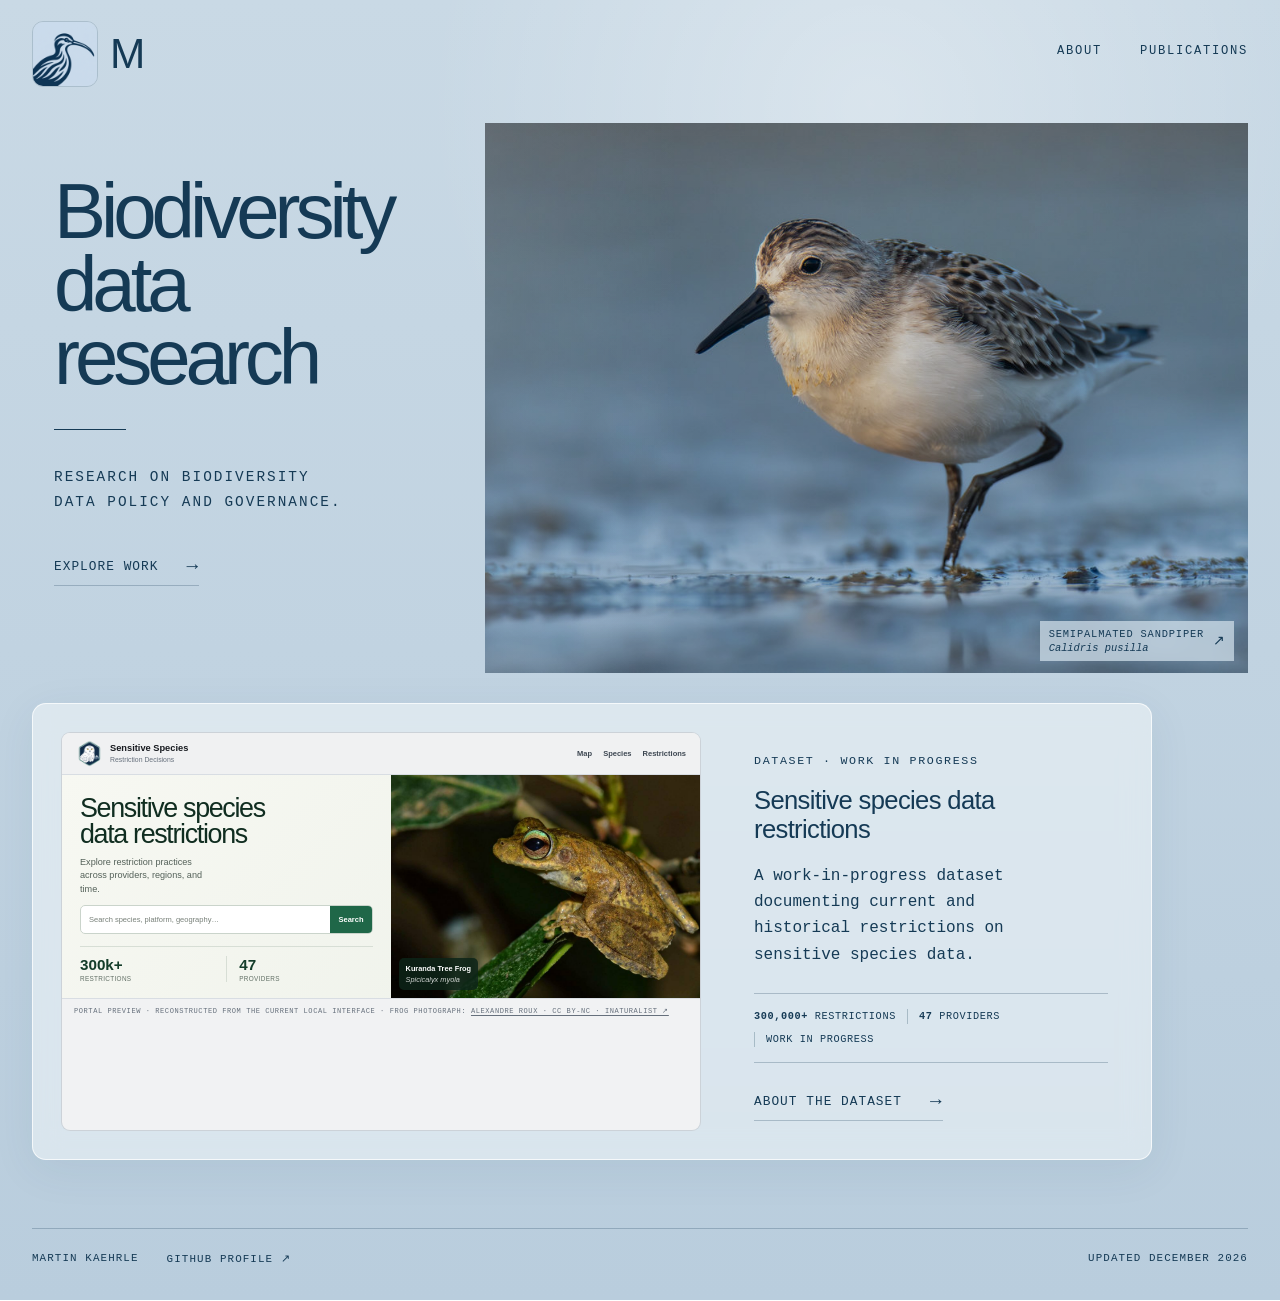
<file: index.html>
<!doctype html>
<html lang="en">
<head>
<meta charset="utf-8"><meta name="viewport" content="width=device-width,initial-scale=1">
<meta name="description" content="Biodiversity data research.">
<title>Martin Kaehrle — Biodiversity Data Research</title>
<link rel="icon" type="image/png" href="assets/favicon.png">
<link rel="apple-touch-icon" href="assets/apple-touch-icon.png">
<link rel="stylesheet" href="assets/styles.css">
</head>
<body>
<header class="site-header">
  <a class="monogram" href="index.html" aria-label="Home"><img src="assets/header-whimbrel.png" alt=""><span aria-hidden="true">M</span></a>
  <nav>
    <a href="about.html">About</a>
    <a href="publications.html">Publications</a>
  </nav>
</header>

<main>
<section class="hero">
  <div class="hero-copy">
    <h1>Biodiversity<br>data research</h1>
    <i class="rule"></i>
    <p class="descriptor">Research on biodiversity<br>data policy and governance.</p>
    <a class="action" href="#work">Explore work <span>→</span></a>
  </div>
  <figure class="hero-image">
    <img src="assets/shorebird.jpg" alt="Shorebird standing in shallow water">
    <figcaption><a href="https://www.flickr.com/photos/mkaehrle/53149943307/" target="_blank" rel="noreferrer"><strong>Semipalmated Sandpiper</strong><em>Calidris pusilla</em><span aria-hidden="true">↗</span></a></figcaption>
  </figure>
</section>

<section class="work" id="work">
  <article class="map-feature">
    <div class="portal-preview" role="group" aria-label="Reconstruction of the local Sensitive Species Restrictions Registry portal interface">
      <div class="portal-preview-header" aria-hidden="true">
        <div class="portal-preview-brand"><img src="assets/portal-logo.png" alt=""><span><strong>Sensitive Species</strong><small>Restriction Decisions</small></span></div>
        <div class="portal-preview-nav"><span>Map</span><span>Species</span><span>Restrictions</span></div>
      </div>
      <div class="portal-preview-main" aria-hidden="true">
        <div class="portal-preview-copy"><h3>Sensitive species<br>data restrictions</h3><p>Explore restriction practices across providers, regions, and time.</p><div class="portal-preview-search"><span>Search species, platform, geography…</span><b>Search</b></div><div class="portal-preview-stats"><span><strong data-dataset-field="restrictions_short">300k+</strong><small>Restrictions</small></span><span><strong data-dataset-field="providers">47</strong><small>Providers</small></span></div></div>
        <div class="portal-preview-photo"><img src="assets/portal-kuranda-tree-frog.jpg" alt=""><span><strong>Kuranda Tree Frog</strong><em>Spicicalyx myola</em></span></div>
      </div>
      <div class="portal-preview-caption">Portal preview · Reconstructed from the current local interface · Frog photograph: <a href="https://www.inaturalist.org/photos/427125671" target="_blank" rel="noreferrer">Alexandre Roux · CC BY-NC · iNaturalist ↗</a></div>
    </div>
    <div class="feature-copy">
      <p class="label">Dataset · Work in progress</p>
      <h2>Sensitive species data restrictions</h2>
      <p>A work-in-progress dataset documenting current and historical restrictions on sensitive species data.</p>
      <div class="feature-status" aria-label="Dataset status">
        <span><strong data-dataset-field="restrictions_display">300,000+</strong> restrictions</span>
        <span><strong data-dataset-field="providers">47</strong> providers</span>
        <span>Work in progress</span>
      </div>
      <a class="action" href="sensitive-species.html">About the dataset <span>→</span></a>
    </div>
  </article>

</section>
</main>

<footer><span class="footer-identity"><span>Martin Kaehrle</span><a href="https://github.com/mkaehrle" target="_blank" rel="noreferrer">GitHub profile ↗</a></span><span class="footer-links"><time data-site-updated datetime="2026-08-26">Updated August 2026</time></span></footer>
<script src="assets/site.js"></script>
</body></html>
</file>
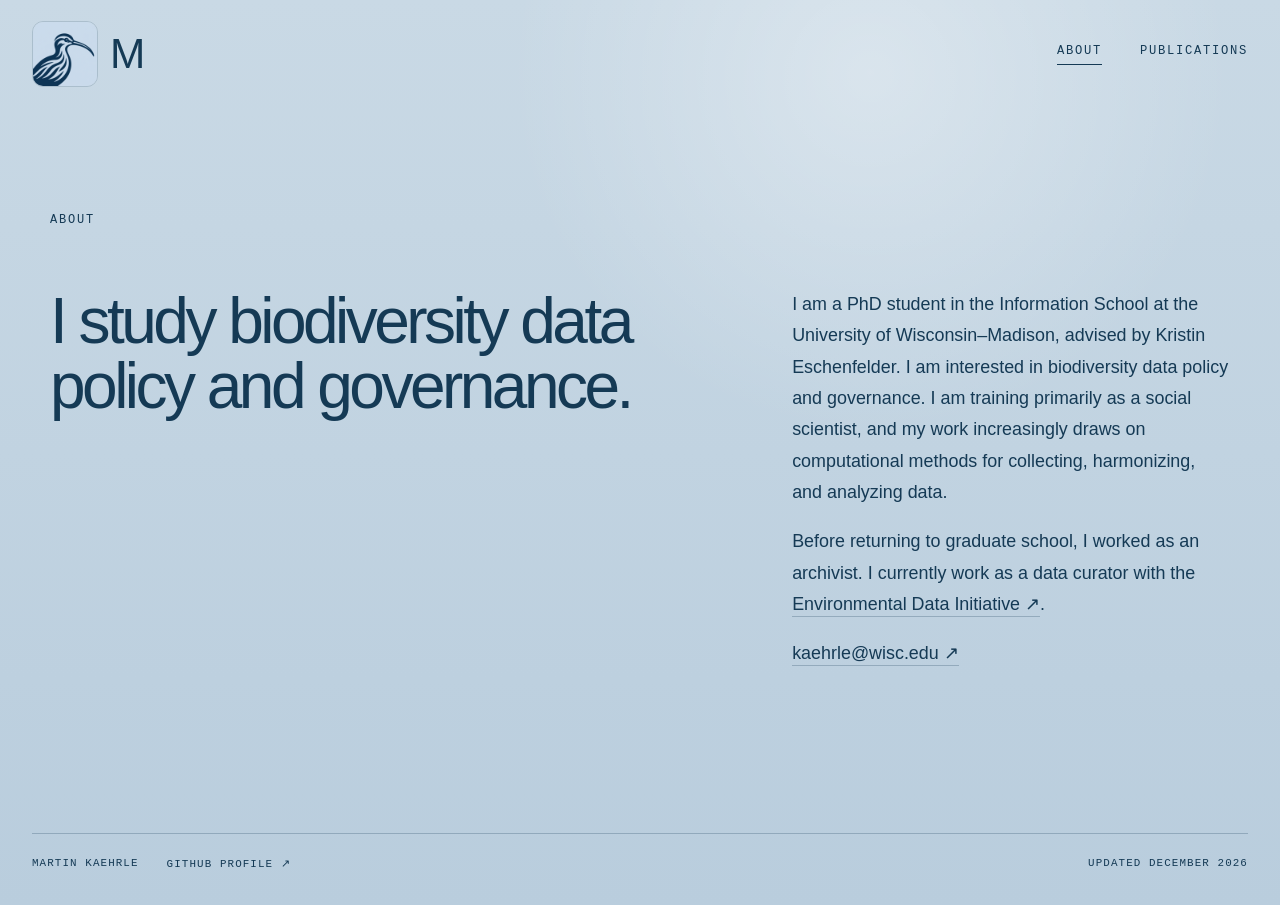
<file: about.html>
<!doctype html><html lang="en"><head><meta charset="utf-8"><meta name="viewport" content="width=device-width,initial-scale=1"><meta name="description" content="About Martin Kaehrle, biodiversity data policy researcher at the University of Wisconsin–Madison."><title>About — Martin Kaehrle</title><link rel="icon" type="image/png" href="assets/favicon.png"><link rel="apple-touch-icon" href="assets/apple-touch-icon.png"><link rel="stylesheet" href="assets/styles.css"></head><body>
<header class="site-header"><a class="monogram" href="index.html" aria-label="Home"><img src="assets/header-whimbrel.png" alt=""><span aria-hidden="true">M</span></a><nav><a class="active" href="about.html">About</a><a href="publications.html">Publications</a></nav></header>
<main class="page"><p class="page-label">About</p><div class="about"><h1>I study biodiversity data policy and governance.</h1><div class="prose"><p>I am a PhD student in the Information School at the University of Wisconsin–Madison, advised by Kristin Eschenfelder. I am interested in biodiversity data policy and governance. I am training primarily as a social scientist, and my work increasingly draws on computational methods for collecting, harmonizing, and analyzing data.</p><p>Before returning to graduate school, I worked as an archivist. I currently work as a data curator with the <a href="https://edirepository.org/" target="_blank" rel="noreferrer">Environmental Data Initiative ↗</a>.</p><p><a class="text-link" href="mailto:kaehrle@wisc.edu">kaehrle@wisc.edu ↗</a></p></div></div></main>
<footer><span class="footer-identity"><span>Martin Kaehrle</span><a href="https://github.com/mkaehrle" target="_blank" rel="noreferrer">GitHub profile ↗</a></span><span class="footer-links"><time data-site-updated datetime="2026-08-26">Updated August 2026</time></span></footer><script src="assets/site.js"></script></body></html>
</file>
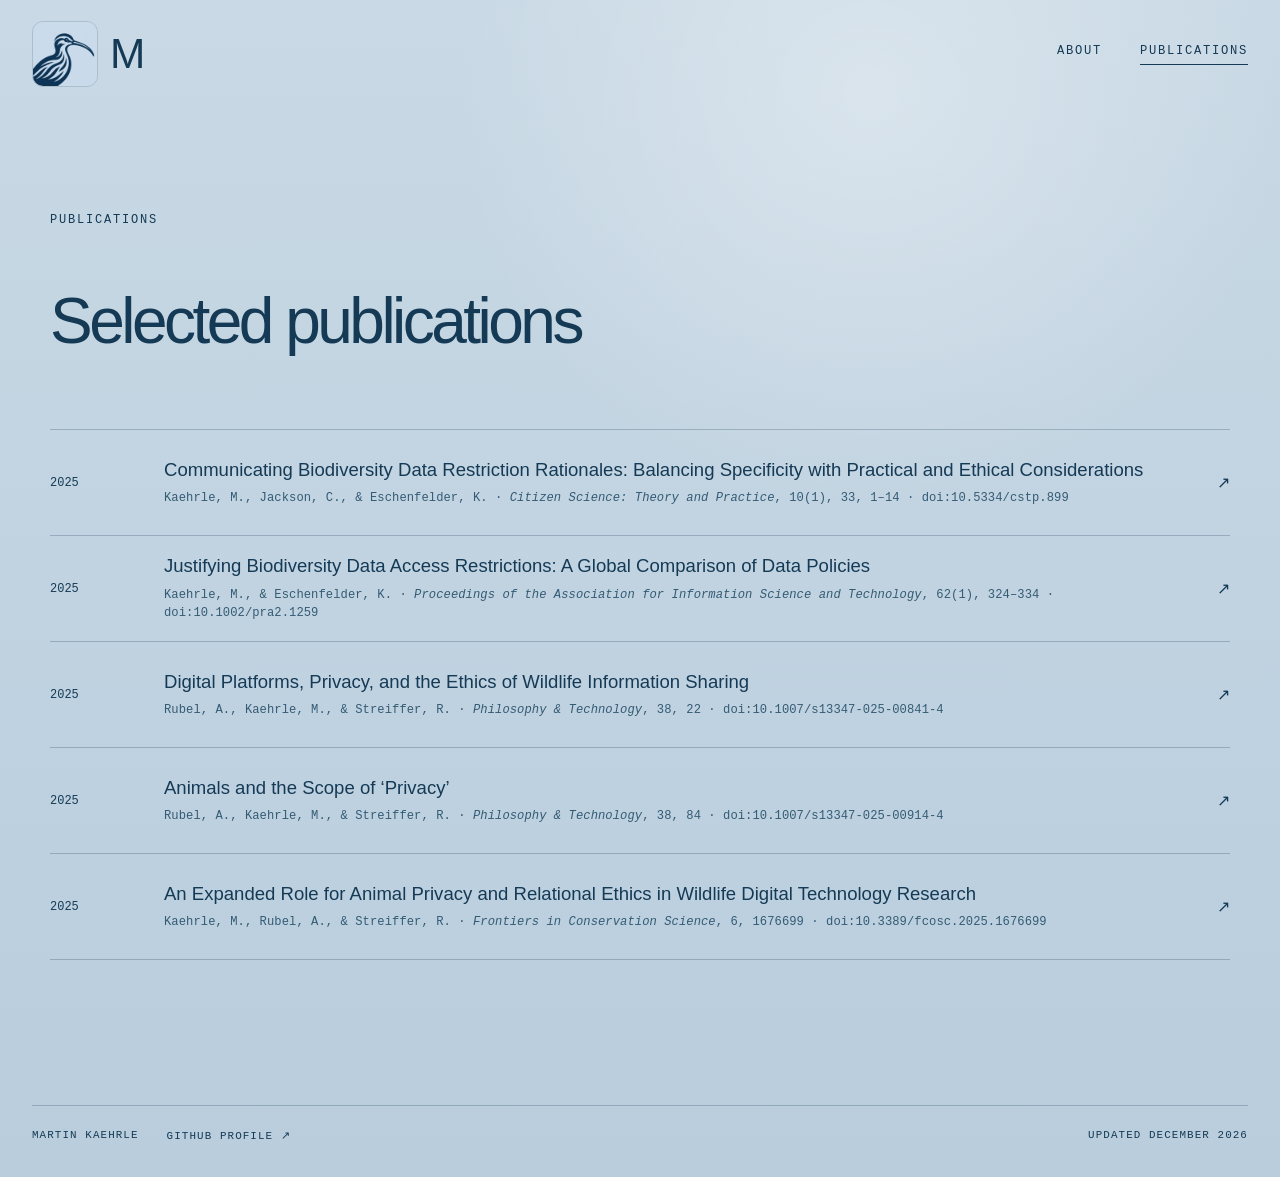
<file: publications.html>
<!doctype html><html lang="en"><head><meta charset="utf-8"><meta name="viewport" content="width=device-width,initial-scale=1"><title>Publications — Martin Kaehrle</title><link rel="icon" type="image/png" href="assets/favicon.png"><link rel="apple-touch-icon" href="assets/apple-touch-icon.png"><link rel="stylesheet" href="assets/styles.css"></head><body>
<header class="site-header"><a class="monogram" href="index.html" aria-label="Home"><img src="assets/header-whimbrel.png" alt=""><span aria-hidden="true">M</span></a><nav><a href="about.html">About</a><a class="active" href="publications.html">Publications</a></nav></header>
<main class="page"><p class="page-label">Publications</p><section class="pub-page"><h1>Selected publications</h1><div class="pubs citation-list">
      <a href="https://doi.org/10.5334/cstp.899" target="_blank" rel="noreferrer"><time>2025</time><span class="citation"><strong>Communicating Biodiversity Data Restriction Rationales: Balancing Specificity with Practical and Ethical Considerations</strong><small>Kaehrle, M., Jackson, C., &amp; Eschenfelder, K. · <em>Citizen Science: Theory and Practice</em>, 10(1), 33, 1–14 · doi:10.5334/cstp.899</small><span class="Z3988" title="ctx_ver=Z39.88-2004&amp;rft_val_fmt=info%3Aofi%2Ffmt%3Akev%3Amtx%3Ajournal&amp;rft.atitle=Communicating%20Biodiversity%20Data%20Restriction%20Rationales%3A%20Balancing%20Specificity%20with%20Practical%20and%20Ethical%20Considerations&amp;rft.jtitle=Citizen%20Science%3A%20Theory%20and%20Practice&amp;rft.date=2025&amp;rft_id=info%3Adoi%2F10.5334%2Fcstp.899"></span></span><b>↗</b></a>
      <a href="https://doi.org/10.1002/pra2.1259" target="_blank" rel="noreferrer"><time>2025</time><span class="citation"><strong>Justifying Biodiversity Data Access Restrictions: A Global Comparison of Data Policies</strong><small>Kaehrle, M., &amp; Eschenfelder, K. · <em>Proceedings of the Association for Information Science and Technology</em>, 62(1), 324–334 · doi:10.1002/pra2.1259</small><span class="Z3988" title="ctx_ver=Z39.88-2004&amp;rft_val_fmt=info%3Aofi%2Ffmt%3Akev%3Amtx%3Ajournal&amp;rft.atitle=Justifying%20Biodiversity%20Data%20Access%20Restrictions%3A%20A%20Global%20Comparison%20of%20Data%20Policies&amp;rft.jtitle=Proceedings%20of%20the%20Association%20for%20Information%20Science%20and%20Technology&amp;rft.date=2025&amp;rft_id=info%3Adoi%2F10.1002%2Fpra2.1259"></span></span><b>↗</b></a>
      <a href="https://doi.org/10.1007/s13347-025-00841-4" target="_blank" rel="noreferrer"><time>2025</time><span class="citation"><strong>Digital Platforms, Privacy, and the Ethics of Wildlife Information Sharing</strong><small>Rubel, A., Kaehrle, M., &amp; Streiffer, R. · <em>Philosophy &amp; Technology</em>, 38, 22 · doi:10.1007/s13347-025-00841-4</small><span class="Z3988" title="ctx_ver=Z39.88-2004&amp;rft_val_fmt=info%3Aofi%2Ffmt%3Akev%3Amtx%3Ajournal&amp;rft.atitle=Digital%20Platforms%2C%20Privacy%2C%20and%20the%20Ethics%20of%20Wildlife%20Information%20Sharing&amp;rft.jtitle=Philosophy%20%26%20Technology&amp;rft.date=2025&amp;rft_id=info%3Adoi%2F10.1007%2Fs13347-025-00841-4"></span></span><b>↗</b></a>
      <a href="https://doi.org/10.1007/s13347-025-00914-4" target="_blank" rel="noreferrer"><time>2025</time><span class="citation"><strong>Animals and the Scope of ‘Privacy’</strong><small>Rubel, A., Kaehrle, M., &amp; Streiffer, R. · <em>Philosophy &amp; Technology</em>, 38, 84 · doi:10.1007/s13347-025-00914-4</small><span class="Z3988" title="ctx_ver=Z39.88-2004&amp;rft_val_fmt=info%3Aofi%2Ffmt%3Akev%3Amtx%3Ajournal&amp;rft.atitle=Animals%20and%20the%20Scope%20of%20Privacy&amp;rft.jtitle=Philosophy%20%26%20Technology&amp;rft.date=2025&amp;rft_id=info%3Adoi%2F10.1007%2Fs13347-025-00914-4"></span></span><b>↗</b></a>
      <a href="https://doi.org/10.3389/fcosc.2025.1676699" target="_blank" rel="noreferrer"><time>2025</time><span class="citation"><strong>An Expanded Role for Animal Privacy and Relational Ethics in Wildlife Digital Technology Research</strong><small>Kaehrle, M., Rubel, A., &amp; Streiffer, R. · <em>Frontiers in Conservation Science</em>, 6, 1676699 · doi:10.3389/fcosc.2025.1676699</small><span class="Z3988" title="ctx_ver=Z39.88-2004&amp;rft_val_fmt=info%3Aofi%2Ffmt%3Akev%3Amtx%3Ajournal&amp;rft.atitle=An%20Expanded%20Role%20for%20Animal%20Privacy%20and%20Relational%20Ethics%20in%20Wildlife%20Digital%20Technology%20Research&amp;rft.jtitle=Frontiers%20in%20Conservation%20Science&amp;rft.date=2025&amp;rft_id=info%3Adoi%2F10.3389%2Ffcosc.2025.1676699"></span></span><b>↗</b></a>
    </div></section></main>
<footer><span class="footer-identity"><span>Martin Kaehrle</span><a href="https://github.com/mkaehrle" target="_blank" rel="noreferrer">GitHub profile ↗</a></span><span class="footer-links"><time data-site-updated datetime="2026-08-26">Updated August 2026</time></span></footer><script src="assets/site.js"></script></body></html>
</file>
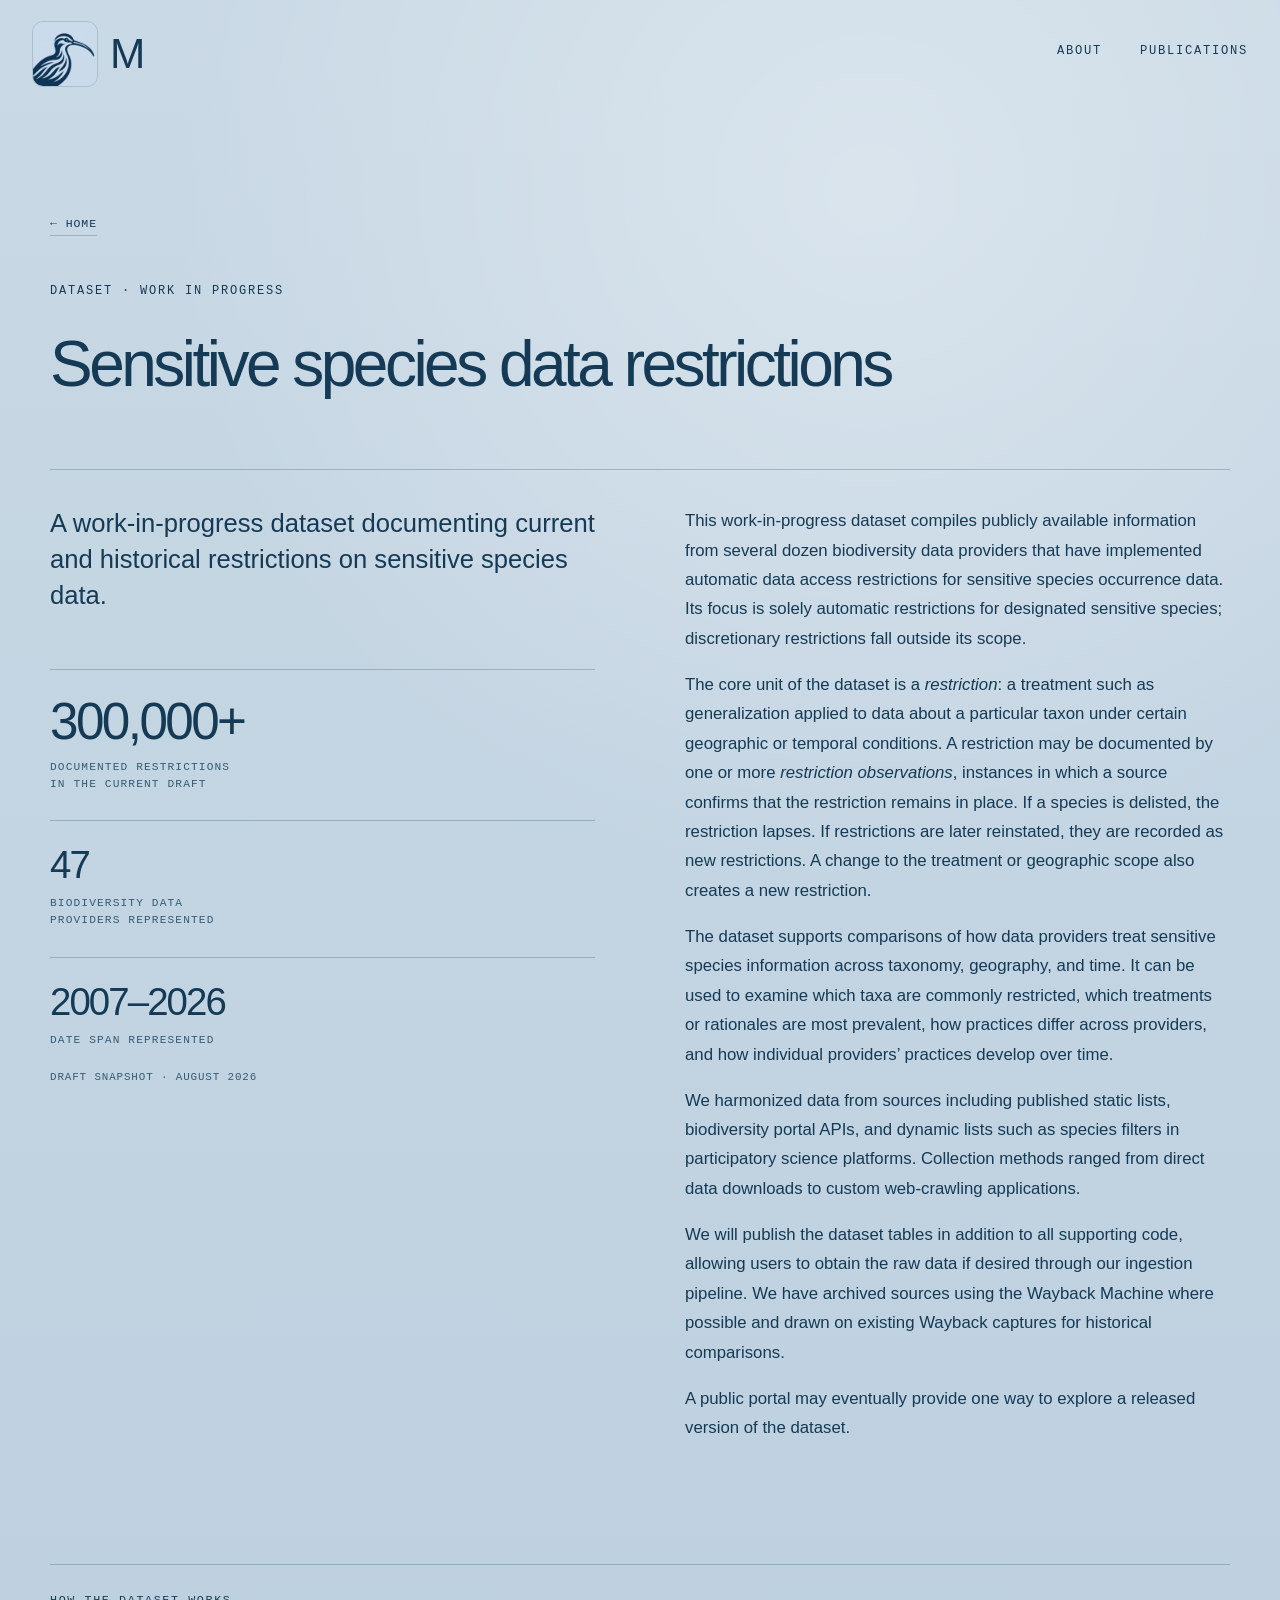
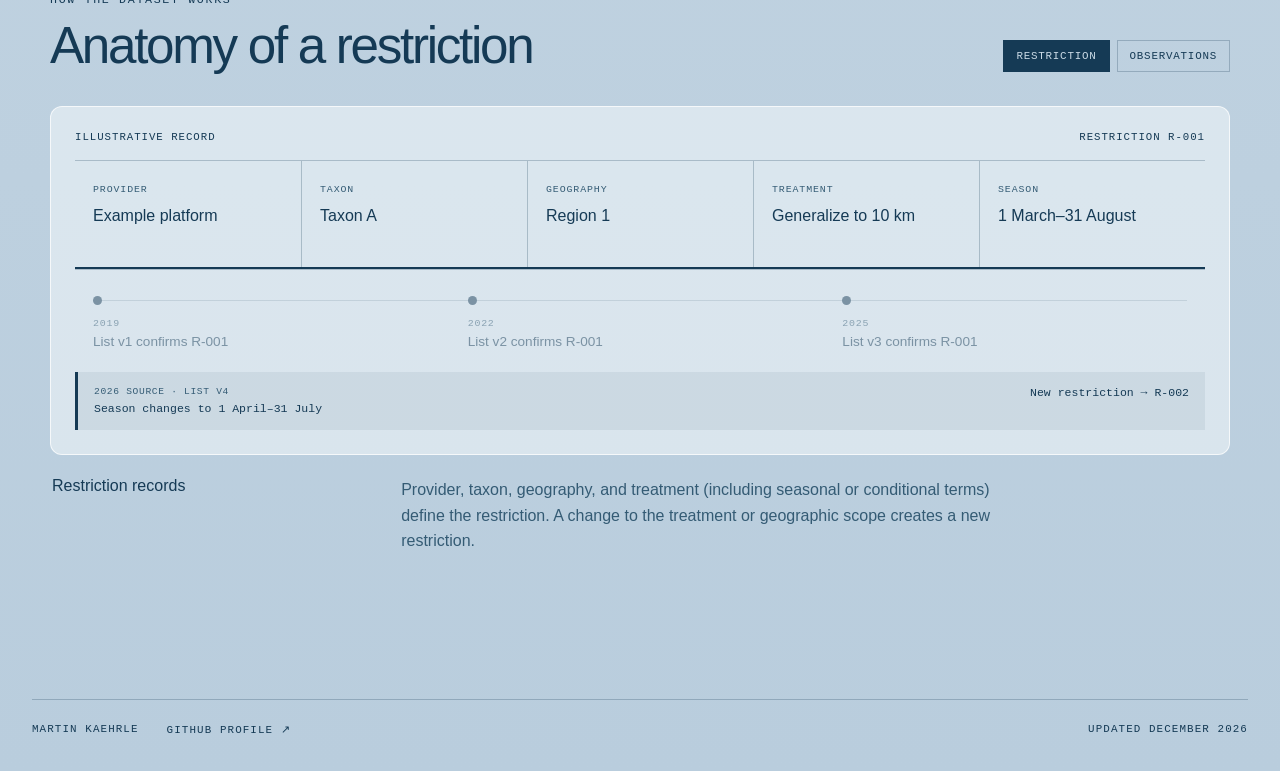
<file: sensitive-species.html>
<!doctype html>
<html lang="en">
<head>
  <meta charset="utf-8">
  <meta name="viewport" content="width=device-width,initial-scale=1">
  <meta name="description" content="A work-in-progress dataset documenting current and historical restrictions on sensitive species data.">
  <title>Sensitive species data restrictions — Martin Kaehrle</title>
  <link rel="icon" type="image/png" href="assets/favicon.png">
  <link rel="apple-touch-icon" href="assets/apple-touch-icon.png">
  <link rel="stylesheet" href="assets/styles.css">
</head>
<body>
<header class="site-header"><a class="monogram" href="index.html" aria-label="Home"><img src="assets/header-whimbrel.png" alt=""><span aria-hidden="true">M</span></a><nav><a href="about.html">About</a><a href="publications.html">Publications</a></nav></header>
<main class="page article-page">
  <a class="back" href="index.html">← Home</a>
  <p class="page-label">Dataset · Work in progress</p>
  <h1>Sensitive species data restrictions</h1>
  <div class="article-grid">
    <div>
      <p class="lede">A work-in-progress dataset documenting current and historical restrictions on sensitive species data.</p>
      <p class="dataset-stat"><strong data-dataset-field="restrictions_display">300,000+</strong><span>documented restrictions in the current draft</span></p>
      <p class="dataset-stat"><strong data-dataset-field="providers">47</strong><span>biodiversity data providers represented</span></p>
      <p class="dataset-stat"><strong data-dataset-field="date_span">2007–2026</strong><span>date span represented</span></p>
      <p class="snapshot-meta">Draft snapshot · <span data-dataset-field="updated_display">August 2026</span></p>
    </div>
    <div class="prose">
      <p>This work-in-progress dataset compiles publicly available information from several dozen biodiversity data providers that have implemented automatic data access restrictions for sensitive species occurrence data. Its focus is solely automatic restrictions for designated sensitive species; discretionary restrictions fall outside its scope.</p>
      <p>The core unit of the dataset is a <em>restriction</em>: a treatment such as generalization applied to data about a particular taxon under certain geographic or temporal conditions. A restriction may be documented by one or more <em>restriction observations</em>, instances in which a source confirms that the restriction remains in place. If a species is delisted, the restriction lapses. If restrictions are later reinstated, they are recorded as new restrictions. A change to the treatment or geographic scope also creates a new restriction.</p>
      <p>The dataset supports comparisons of how data providers treat sensitive species information across taxonomy, geography, and time. It can be used to examine which taxa are commonly restricted, which treatments or rationales are most prevalent, how practices differ across providers, and how individual providers’ practices develop over time.</p>
      <p>We harmonized data from sources including published static lists, biodiversity portal APIs, and dynamic lists such as species filters in participatory science platforms. Collection methods ranged from direct data downloads to custom web-crawling applications.</p>
      <p>We will publish the dataset tables in addition to all supporting code, allowing users to obtain the raw data if desired through our ingestion pipeline. We have archived sources using the Wayback Machine where possible and drawn on existing Wayback captures for historical comparisons.</p>
      <p>A public portal may eventually provide one way to explore a released version of the dataset.</p>
    </div>
  </div>

  <section class="anatomy" data-anatomy data-mode="restriction">
    <div class="anatomy-heading">
      <div><p class="label">How the dataset works</p><h2>Anatomy of a restriction</h2></div>
      <div class="anatomy-controls" aria-label="Choose an explanatory view">
        <button type="button" data-anatomy-mode="restriction" aria-pressed="true">Restriction</button>
        <button type="button" data-anatomy-mode="observations" aria-pressed="false">Observations</button>
      </div>
    </div>
    <div class="anatomy-record">
      <div class="anatomy-record-top"><span>Illustrative record</span><strong>Restriction R-001</strong></div>
      <div class="identity-fields">
        <div><small>Provider</small><strong>Example platform</strong></div>
        <div><small>Taxon</small><strong>Taxon A</strong></div>
        <div><small>Geography</small><strong>Region 1</strong></div>
        <div><small>Treatment</small><strong>Generalize to 10 km</strong></div>
        <div><small>Season</small><strong>1 March–31 August</strong></div>
      </div>
      <div class="observation-history">
        <span class="observation-line" aria-hidden="true"></span>
        <div><i></i><small>2019</small><strong>List v1 confirms R-001</strong></div>
        <div><i></i><small>2022</small><strong>List v2 confirms R-001</strong></div>
        <div><i></i><small>2025</small><strong>List v3 confirms R-001</strong></div>
      </div>
      <div class="new-restriction"><span><small>2026 source · List v4</small>Season changes to 1 April–31 July</span><strong>New restriction → R-002</strong></div>
    </div>
    <div class="anatomy-explanation" aria-live="polite"><strong data-anatomy-title>Restriction records</strong><p data-anatomy-text>Provider, taxon, geography, and treatment (including seasonal or conditional terms) define the restriction. A change to the treatment or geographic scope creates a new restriction.</p></div>
  </section>
</main>
<footer><span class="footer-identity"><span>Martin Kaehrle</span><a href="https://github.com/mkaehrle" target="_blank" rel="noreferrer">GitHub profile ↗</a></span><span class="footer-links"><time data-site-updated datetime="2026-08-26">Updated August 2026</time></span></footer>
<script src="assets/site.js"></script>
</body>
</html>
</file>
<file: assets/styles.css>
:root{--bg:#b9cddd;--bg2:#c9d9e5;--ink:#153a55;--soft:#345b74;--line:rgba(21,58,85,.25);--panel:rgba(242,247,250,.55);--max:1480px}
*{box-sizing:border-box}html{scroll-behavior:smooth}body{margin:0;min-height:100vh;color:var(--ink);background:radial-gradient(circle at 68% 8%,rgba(255,255,255,.32),transparent 30%),linear-gradient(180deg,var(--bg2),var(--bg));font-family:Inter,-apple-system,BlinkMacSystemFont,"Segoe UI",sans-serif}a{color:inherit;text-decoration:none}
*:focus-visible{outline:3px solid var(--ink);outline-offset:4px}.Z3988{display:none}
.site-header,footer,.hero,.work{width:min(calc(100% - 64px),var(--max));margin:auto}.site-header{height:108px;display:flex;align-items:center;justify-content:space-between;position:relative;z-index:5}.monogram{display:flex;align-items:center;gap:12px}.monogram img{width:66px;height:66px;display:block;object-fit:cover;border:1px solid rgba(21,58,85,.16);border-radius:11px}.monogram span{font-size:2.65rem;font-weight:300;line-height:1;letter-spacing:-.08em}.site-header nav{display:flex;align-items:center;gap:38px;text-transform:uppercase;letter-spacing:.14em;font:500 .76rem ui-monospace,SFMono-Regular,Menlo,monospace}.site-header nav a{border-bottom:1px solid transparent;padding-bottom:6px}.site-header nav a:hover,.site-header nav .active{border-color:var(--ink)}.site-header .github{border-left:1px solid var(--line);padding-left:28px}
.hero{display:grid;grid-template-columns:minmax(360px,.82fr) 1.48fr;gap:30px;align-items:center;min-height:575px;padding-top:5px}.hero-copy{padding:0 0 35px 22px;z-index:2}.hero h1{margin:0 0 36px;font-size:clamp(4rem,6.1vw,6.9rem);line-height:.93;letter-spacing:-.065em;font-weight:300}.rule{display:block;width:72px;height:1px;background:var(--ink);margin-bottom:35px}.descriptor{margin:0 0 40px;text-transform:uppercase;letter-spacing:.14em;font:500 .9rem/1.75 ui-monospace,SFMono-Regular,Menlo,monospace}.action{display:inline-flex;gap:28px;align-items:center;padding-bottom:7px;border-bottom:1px solid var(--line);text-transform:uppercase;letter-spacing:.08em;font:500 .8rem ui-monospace,SFMono-Regular,Menlo,monospace}.action span{font-size:1.2rem;transition:transform .2s}.action:hover span{transform:translateX(5px)}
.hero-image{height:550px;margin:0;overflow:hidden;position:relative}.hero-image img{width:100%;height:100%;display:block;object-fit:cover;object-position:48% 50%;mix-blend-mode:multiply}.hero-image:after{content:"";position:absolute;inset:0;background:linear-gradient(90deg,rgba(194,212,225,.2),transparent 25%);pointer-events:none}.hero-image figcaption{position:absolute;right:14px;bottom:12px;z-index:2;font:.65rem ui-monospace,monospace}.hero-image figcaption a{display:grid;grid-template-columns:auto auto;gap:2px 9px;align-items:center;padding:7px 9px;background:rgba(201,217,229,.78);backdrop-filter:blur(5px)}.hero-image figcaption strong{grid-column:1;text-transform:uppercase;letter-spacing:.08em;font-weight:500}.hero-image figcaption em{grid-column:1;font-style:italic}.hero-image figcaption span{grid-column:2;grid-row:1/3;font-size:.9rem}
.work{padding:20px 0 68px}.map-feature{max-width:1120px;padding:28px;display:grid;grid-template-columns:1.5fr .9fr;gap:38px;background:var(--panel);border:1px solid rgba(255,255,255,.72);border-radius:14px;backdrop-filter:blur(14px);box-shadow:0 10px 45px rgba(30,67,93,.07)}.map{padding:12px}.map svg{display:block;width:100%;height:210px}.land{fill:rgba(21,58,85,.10)}.restricted{fill:rgba(21,58,85,.48)}.legend{display:grid;grid-template-columns:repeat(3,1fr);height:8px;border-radius:20px;overflow:hidden;margin:7px 18px}.legend i:nth-child(1){background:rgba(21,58,85,.15)}.legend i:nth-child(2){background:rgba(21,58,85,.35)}.legend i:nth-child(3){background:rgba(21,58,85,.68)}.legend-label{display:grid;grid-template-columns:repeat(3,1fr);text-align:center;margin:0 18px;font:.66rem ui-monospace,monospace}.feature-copy{align-self:center;padding:10px 15px}.label{text-transform:uppercase;letter-spacing:.14em;font:500 .73rem ui-monospace,monospace}.feature-copy>p:not(.label){max-width:32ch;margin:22px 0 25px;font:400 1rem/1.65 ui-monospace,monospace}
.feature-status{display:flex;flex-wrap:wrap;gap:8px 0;margin:0 0 28px;padding:15px 0;border-top:1px solid var(--line);border-bottom:1px solid var(--line);text-transform:uppercase;letter-spacing:.06em;font:.64rem/1.45 ui-monospace,monospace}.feature-status span{padding:0 11px}.feature-status span:first-child{padding-left:0}.feature-status span+span{border-left:1px solid var(--line)}.feature-status strong{font-weight:600}
.selected{margin-top:88px;border-top:1px solid var(--line)}.section-top{padding:24px 0 15px;display:flex;justify-content:space-between;align-items:baseline}.section-top a{font:.72rem ui-monospace,monospace;text-transform:uppercase}.pubs{border-top:1px solid var(--line)}.pubs>a{min-height:82px;display:grid;grid-template-columns:90px 1fr 30px;gap:24px;align-items:center;border-bottom:1px solid var(--line);transition:padding .2s,background .2s}.pubs>a:hover{padding-left:12px;background:rgba(255,255,255,.08)}.pubs time{font:.75rem ui-monospace,monospace}.pubs span{font-size:clamp(1rem,1.6vw,1.3rem)}.pubs b{text-align:right;font-weight:400}
.page{width:min(calc(100% - 64px),1180px);margin:auto;min-height:calc(100vh - 190px);padding:105px 0 145px}.page-label{margin:0 0 62px;text-transform:uppercase;letter-spacing:.15em;font:.75rem ui-monospace,monospace}.about{display:grid;grid-template-columns:1.1fr .75fr;gap:100px}.about h1,.pub-page h1{margin:0;font-size:clamp(2.8rem,5vw,5.6rem);line-height:1.02;letter-spacing:-.055em;font-weight:300}.about>div{max-width:34rem;font-size:1.12rem;line-height:1.75}.about>div p:first-child{margin-top:0}.pub-page h1{margin-bottom:75px}.note{margin-top:28px;opacity:.7;font:.75rem/1.5 ui-monospace,monospace}
footer{border-top:1px solid var(--line);padding:23px 0 34px;display:flex;justify-content:space-between;text-transform:uppercase;letter-spacing:.1em;font:.68rem ui-monospace,monospace}
.footer-identity,.footer-links{display:flex;gap:28px}.footer-identity a{border-bottom:1px solid transparent}.footer-identity a:hover{border-color:var(--ink)}
@media(max-width:900px){.site-header,footer,.hero,.work{width:calc(100% - 36px)}.hero{grid-template-columns:1fr;min-height:auto;padding-top:45px}.hero-copy{padding:0 6px 10px}.hero h1{font-size:clamp(3.5rem,15vw,5.8rem)}.hero-image{height:min(74vw,540px)}.map-feature{grid-template-columns:1fr;max-width:none}.page{width:calc(100% - 36px);padding-top:80px}.about{grid-template-columns:1fr;gap:50px}}
@media(max-width:560px){.site-header{height:85px}.monogram{gap:8px}.monogram img{width:50px;height:50px;border-radius:8px}.monogram span{font-size:2rem}.site-header nav{gap:12px;font-size:.64rem;letter-spacing:.07em}.site-header .github{padding-left:11px}.hero{padding-top:25px}.descriptor{font-size:.74rem}.hero-image{height:76vw;min-height:310px}.map-feature{padding:12px}.map svg{height:155px}.pubs>a{grid-template-columns:50px 1fr 20px;gap:12px}footer{padding-bottom:25px;gap:18px;align-items:flex-start}.footer-links{gap:12px;flex-wrap:wrap;justify-content:flex-end}}

/* Full citation metadata */
.citation-list .citation {
  display: flex;
  flex-direction: column;
  gap: 7px;
  padding: 18px 0;
}
.citation-list .citation strong {
  font-size: clamp(1rem, 1.45vw, 1.24rem);
  line-height: 1.3;
  font-weight: 500;
}
.citation-list .citation small {
  display: block;
  color: var(--soft);
  font: 400 .76rem/1.55 ui-monospace, SFMono-Regular, Menlo, monospace;
  letter-spacing: .005em;
}
.citation-list .citation em {
  font-style: italic;
}
.citation-list > a {
  min-height: 106px;
}
@media(max-width:560px){
  .citation-list > a{align-items:start;padding-top:14px;padding-bottom:14px}
  .citation-list .citation{padding:0}
  .citation-list .citation small{font-size:.69rem}
}

/* Content carried forward from the previous site */
.prose a,.text-link{border-bottom:1px solid var(--line);padding-bottom:2px}.prose a:hover,.text-link:hover{border-color:var(--ink)}
.project-page h1,.article-page h1{margin:0 0 72px;font-size:clamp(2.8rem,5vw,5.6rem);line-height:1.02;letter-spacing:-.055em;font-weight:300}
.project-list{border-top:1px solid var(--line)}.project-list>a{display:grid;grid-template-columns:70px 1fr 30px;gap:24px;align-items:start;padding:32px 0;border-bottom:1px solid var(--line);transition:padding .2s,background .2s}.project-list>a:hover{padding-left:12px;background:rgba(255,255,255,.08)}.project-list span,.back{font:.72rem ui-monospace,monospace;text-transform:uppercase;letter-spacing:.08em}.project-list h2{margin:0 0 9px;font-size:clamp(1.3rem,2.2vw,2rem);font-weight:400;letter-spacing:-.025em}.project-list p{margin:0;max-width:65ch;color:var(--soft);line-height:1.55}.project-list b{font-weight:400;text-align:right}
.back{display:inline-block;margin-bottom:48px;border-bottom:1px solid var(--line);padding-bottom:5px}.article-page .page-label{margin-bottom:34px}.article-grid{display:grid;grid-template-columns:1fr 1fr;gap:90px;border-top:1px solid var(--line);padding-top:36px}.lede{margin:0;font-size:clamp(1.3rem,2vw,1.85rem);line-height:1.4}.article-grid .prose{font-size:1.05rem;line-height:1.75}.article-grid .prose p:first-child{margin-top:0}
@media(max-width:900px){.article-grid{grid-template-columns:1fr;gap:35px}}
@media(max-width:720px){.site-header nav{gap:14px}.site-header .github{display:none}.project-list>a{grid-template-columns:40px 1fr 20px;gap:12px}}
.feature-copy h2{max-width:18ch;margin:18px 0 0;font-size:clamp(1.35rem,2vw,1.85rem);line-height:1.15;letter-spacing:-.025em;font-weight:400}.feature-copy h2+p{margin-top:18px!important}
.dataset-stat{display:flex;flex-direction:column;gap:8px;margin:55px 0 0;padding-top:22px;border-top:1px solid var(--line)}.dataset-stat strong{font-size:clamp(2.4rem,4vw,4.5rem);font-weight:300;letter-spacing:-.05em}.dataset-stat span{max-width:30ch;text-transform:uppercase;letter-spacing:.1em;font:.7rem/1.5 ui-monospace,monospace;color:var(--soft)}
.dataset-stat+.dataset-stat{margin-top:28px}.dataset-stat+.dataset-stat strong{font-size:clamp(2rem,3vw,3.5rem)}

/* SSRD dataset preview */
.ssrd-visual{min-height:280px;padding:20px 22px 18px;background:rgba(255,255,255,.16);border:1px solid rgba(21,58,85,.12);border-radius:9px;font-family:ui-monospace,SFMono-Regular,Menlo,monospace}.visual-top{display:flex;justify-content:space-between;padding-bottom:14px;border-bottom:1px solid var(--line);text-transform:uppercase;letter-spacing:.1em;font-size:.62rem}.visual-top span:last-child:before{content:"";display:inline-block;width:6px;height:6px;margin-right:7px;border-radius:50%;background:var(--ink)}.visual-summary{display:flex;align-items:baseline;gap:13px;padding:17px 0 15px}.visual-summary strong{font:300 clamp(2.2rem,4vw,3.5rem)/1 Inter,-apple-system,sans-serif;letter-spacing:-.06em}.visual-summary span{text-transform:uppercase;letter-spacing:.09em;font-size:.62rem;color:var(--soft)}.restriction-grid{border-top:1px solid var(--line)}.restriction-head,.restriction-row{display:grid;grid-template-columns:1fr 1.15fr 1.15fr .85fr;gap:11px;align-items:center}.restriction-head{padding:9px 0 7px;text-transform:uppercase;letter-spacing:.08em;font-size:.52rem;color:var(--soft)}.restriction-row{min-height:34px;border-top:1px solid rgba(21,58,85,.12);font-size:.58rem}.restriction-row b{font-weight:400;color:var(--soft)}.restriction-row i{display:block;height:7px;border-radius:10px;background:rgba(21,58,85,.2)}.restriction-row .taxon.one{width:74%}.restriction-row .taxon.two{width:48%;background:rgba(21,58,85,.44)}.restriction-row .taxon.three{width:88%;background:rgba(21,58,85,.65)}.restriction-row .scope.wide{width:92%}.restriction-row .scope.medium{width:66%;background:rgba(21,58,85,.44)}.restriction-row .scope.short{width:38%;background:rgba(21,58,85,.65)}.time-axis{display:grid;grid-template-columns:auto 1fr auto;gap:10px;align-items:center;margin-top:16px;text-transform:uppercase;letter-spacing:.07em;font-size:.52rem;color:var(--soft)}.time-axis i{height:1px;background:var(--line);display:flex;justify-content:space-around;align-items:center}.time-axis b{width:6px;height:6px;border-radius:50%;background:var(--ink)}
@media(max-width:560px){.ssrd-visual{min-height:250px;padding:16px}.restriction-head,.restriction-row{grid-template-columns:.85fr 1fr 1.05fr .8fr;gap:7px}.visual-summary{padding:15px 0 13px}}

/* Static preview reconstructed from the local SSRD portal source */
.portal-preview{overflow:hidden;border:1px solid rgba(21,58,85,.17);border-radius:9px;background:#f1f2f3;color:#171a1f;font-family:Inter,-apple-system,BlinkMacSystemFont,"Segoe UI",sans-serif}.portal-preview-header{height:42px;padding:0 14px;display:flex;align-items:center;justify-content:space-between;border-bottom:1px solid #d8dde3;background:rgba(241,242,243,.96)}.portal-preview-brand{display:flex;align-items:center;gap:7px}.portal-preview-brand img{width:27px;height:27px;object-fit:contain}.portal-preview-brand strong,.portal-preview-brand small{display:block;line-height:1.05}.portal-preview-brand strong{font-size:.58rem}.portal-preview-brand small{margin-top:2px;color:#66707c;font-size:.43rem}.portal-preview-nav{display:flex;gap:11px;color:#3c4651;font-size:.47rem;font-weight:600}.portal-preview-main{display:grid;grid-template-columns:1.03fr .97fr;min-height:218px;background:linear-gradient(135deg,#f7f8f2,#edf1e9)}.portal-preview-copy{padding:20px 18px 16px}.portal-preview-copy h3{margin:0;color:#102d20;font-size:clamp(1.25rem,2.1vw,2rem);line-height:.97;letter-spacing:-.05em;font-weight:500}.portal-preview-copy>p{max-width:27ch;margin:9px 0;color:#536058;font-size:.57rem;line-height:1.45}.portal-preview-search{height:29px;display:grid;grid-template-columns:1fr auto;align-items:center;border:1px solid #cad4cb;border-radius:5px;background:#fff;color:#788079;font-size:.47rem}.portal-preview-search span{padding:0 8px;white-space:nowrap;overflow:hidden}.portal-preview-search b{align-self:stretch;display:grid;place-items:center;padding:0 8px;border-radius:0 4px 4px 0;background:#1f6748;color:#fff;font-weight:600}.portal-preview-stats{display:grid;grid-template-columns:1fr 1fr;margin-top:12px;padding-top:9px;border-top:1px solid #d7ded5}.portal-preview-stats>span+span{padding-left:12px;border-left:1px solid #d7ded5}.portal-preview-stats strong,.portal-preview-stats small{display:block}.portal-preview-stats strong{color:#143d2a;font-size:.95rem;font-weight:600}.portal-preview-stats small{margin-top:2px;color:#627066;text-transform:uppercase;letter-spacing:.05em;font-size:.4rem}.portal-preview-photo{position:relative;min-width:0;background:#e2e6df}.portal-preview-photo>img{width:100%;height:100%;display:block;object-fit:cover}.portal-preview-photo>span{position:absolute;left:8px;bottom:8px;padding:6px 7px;border-radius:5px;background:rgba(13,36,25,.84);color:#fff}.portal-preview-photo strong,.portal-preview-photo em{display:block;font-size:.46rem;line-height:1.25}.portal-preview-photo em{margin-top:1px;opacity:.8}.portal-preview-caption{padding:7px 12px;border-top:1px solid #d8dde3;color:#66707c;text-transform:uppercase;letter-spacing:.08em;font:500 .44rem ui-monospace,monospace}
@media(max-width:560px){.portal-preview-header{height:38px}.portal-preview-nav span:nth-child(-n+2){display:none}.portal-preview-main{grid-template-columns:1fr}.portal-preview-copy{padding:18px 16px}.portal-preview-copy h3{font-size:1.7rem}.portal-preview-copy>p{font-size:.64rem}.portal-preview-photo{height:180px}.portal-preview-brand strong{font-size:.62rem}}

.portal-preview-caption a{text-decoration:underline;text-underline-offset:2px}

/* Dataset snapshot and restriction explainer */
.snapshot-meta{margin:22px 0 0;text-transform:uppercase;letter-spacing:.08em;font:.68rem ui-monospace,monospace;color:var(--soft)}.anatomy{margin-top:105px;padding-top:28px;border-top:1px solid var(--line)}.anatomy-heading{display:flex;justify-content:space-between;gap:30px;align-items:end}.anatomy-heading .label{margin:0 0 13px}.anatomy-heading h2{margin:0;font-size:clamp(2rem,4vw,3.8rem);line-height:1;letter-spacing:-.045em;font-weight:300}.anatomy-controls{display:flex;gap:7px}.anatomy-controls button{padding:9px 12px;border:1px solid var(--line);border-radius:0;background:transparent;color:var(--ink);text-transform:uppercase;letter-spacing:.07em;font:.68rem ui-monospace,monospace;cursor:pointer}.anatomy-controls button[aria-pressed="true"]{background:var(--ink);color:var(--bg2)}.anatomy-record{margin-top:34px;padding:24px;background:var(--panel);border:1px solid rgba(255,255,255,.72);border-radius:12px}.anatomy-record-top{display:flex;justify-content:space-between;padding-bottom:17px;border-bottom:1px solid var(--line);text-transform:uppercase;letter-spacing:.09em;font:.67rem ui-monospace,monospace}.anatomy-record-top strong{font-weight:500}.identity-fields{display:grid;grid-template-columns:repeat(5,1fr);border-bottom:1px solid var(--line)}.identity-fields>div{min-height:108px;padding:23px 18px 18px}.identity-fields>div+div{border-left:1px solid var(--line)}.identity-fields small,.identity-fields strong{display:block}.identity-fields small{margin-bottom:12px;text-transform:uppercase;letter-spacing:.09em;font:.62rem ui-monospace,monospace;color:var(--soft)}.identity-fields strong{font-size:1rem;font-weight:400}.observation-history{position:relative;display:grid;grid-template-columns:repeat(3,1fr);gap:30px;padding:26px 18px 23px}.observation-line{position:absolute;left:18px;right:18px;top:30px;height:1px;background:var(--line)}.observation-history>div{position:relative}.observation-history i{position:relative;z-index:1;display:block;width:9px;height:9px;margin-bottom:13px;border-radius:50%;background:var(--ink)}.observation-history small,.observation-history strong{display:block}.observation-history small{text-transform:uppercase;letter-spacing:.08em;font:.62rem ui-monospace,monospace;color:var(--soft)}.observation-history strong{margin-top:5px;font-size:.85rem;font-weight:400}.new-restriction{display:flex;justify-content:space-between;gap:20px;padding:13px 16px;border-left:3px solid var(--ink);background:rgba(21,58,85,.07);font:.72rem/1.4 ui-monospace,monospace}.new-restriction small{display:block;margin-bottom:3px;text-transform:uppercase;letter-spacing:.07em;color:var(--soft);font-size:.6rem}.new-restriction strong{font-weight:500}.anatomy-explanation{display:grid;grid-template-columns:.38fr 1fr;gap:35px;padding:22px 2px 0}.anatomy-explanation strong{font-size:1rem;font-weight:500}.anatomy-explanation p{max-width:70ch;margin:0;color:var(--soft);line-height:1.6}.anatomy[data-mode="restriction"] .identity-fields{box-shadow:inset 0 -2px var(--ink)}.anatomy[data-mode="restriction"] .observation-history{opacity:.48}.anatomy[data-mode="observations"] .identity-fields{opacity:.48}.anatomy[data-mode="observations"] .observation-history{box-shadow:inset 0 -2px var(--ink)}.anatomy[data-mode="observations"] .new-restriction{background:rgba(21,58,85,.14);box-shadow:inset 0 -2px var(--ink)}
@media(max-width:760px){.anatomy{margin-top:75px}.anatomy-heading{align-items:start;flex-direction:column}.identity-fields{grid-template-columns:1fr 1fr}.identity-fields>div:nth-child(odd){border-left:0}.identity-fields>div:nth-child(n+3){border-top:1px solid var(--line)}.anatomy-explanation{grid-template-columns:1fr;gap:8px}}
@media(max-width:460px){.anatomy-controls{width:100%}.anatomy-controls button{flex:1}.anatomy-record{padding:16px}.identity-fields{grid-template-columns:1fr}.identity-fields>div{min-height:auto;padding:17px 10px}.identity-fields>div+div{border-left:0;border-top:1px solid var(--line)}.observation-history{gap:12px;padding-left:10px;padding-right:10px}.observation-line{left:10px;right:10px}.observation-history strong{font-size:.72rem}.new-restriction{align-items:start;flex-direction:column;gap:5px}}

@media(prefers-reduced-motion:reduce){html{scroll-behavior:auto}*,*:before,*:after{animation-duration:.01ms!important;animation-iteration-count:1!important;transition-duration:.01ms!important}}

@media print{
  :root{--ink:#000;--soft:#333;--line:#aaa}
  body{background:#fff;color:#000;font-family:Georgia,"Times New Roman",serif}
  .site-header,footer,.back,.anatomy-controls,.portal-preview{display:none!important}
  .page{width:100%;min-height:0;padding:0}.page-label{margin-bottom:24px}.about,.article-grid{grid-template-columns:1fr;gap:28px}.about h1,.pub-page h1,.article-page h1{font-size:30pt;margin-bottom:32px}.about>div,.article-grid .prose{font-size:11pt;line-height:1.5}.pubs>a{display:block;min-height:0;padding:14px 0!important;break-inside:avoid}.pubs time{display:block;margin-bottom:5px}.pubs b{display:none}.citation-list .citation{padding:0}.citation-list .citation strong{font-size:12pt}.citation-list .citation small{color:#222;font-size:9pt}.anatomy{margin-top:45px}.anatomy-record{background:#fff;box-shadow:none;break-inside:avoid}.identity-fields>div{min-height:80px}.action{border:0;text-transform:none}.prose a:after,.citation-list>a:after{content:" (" attr(href) ")";font-size:8pt;word-break:break-all}
}
</file>
